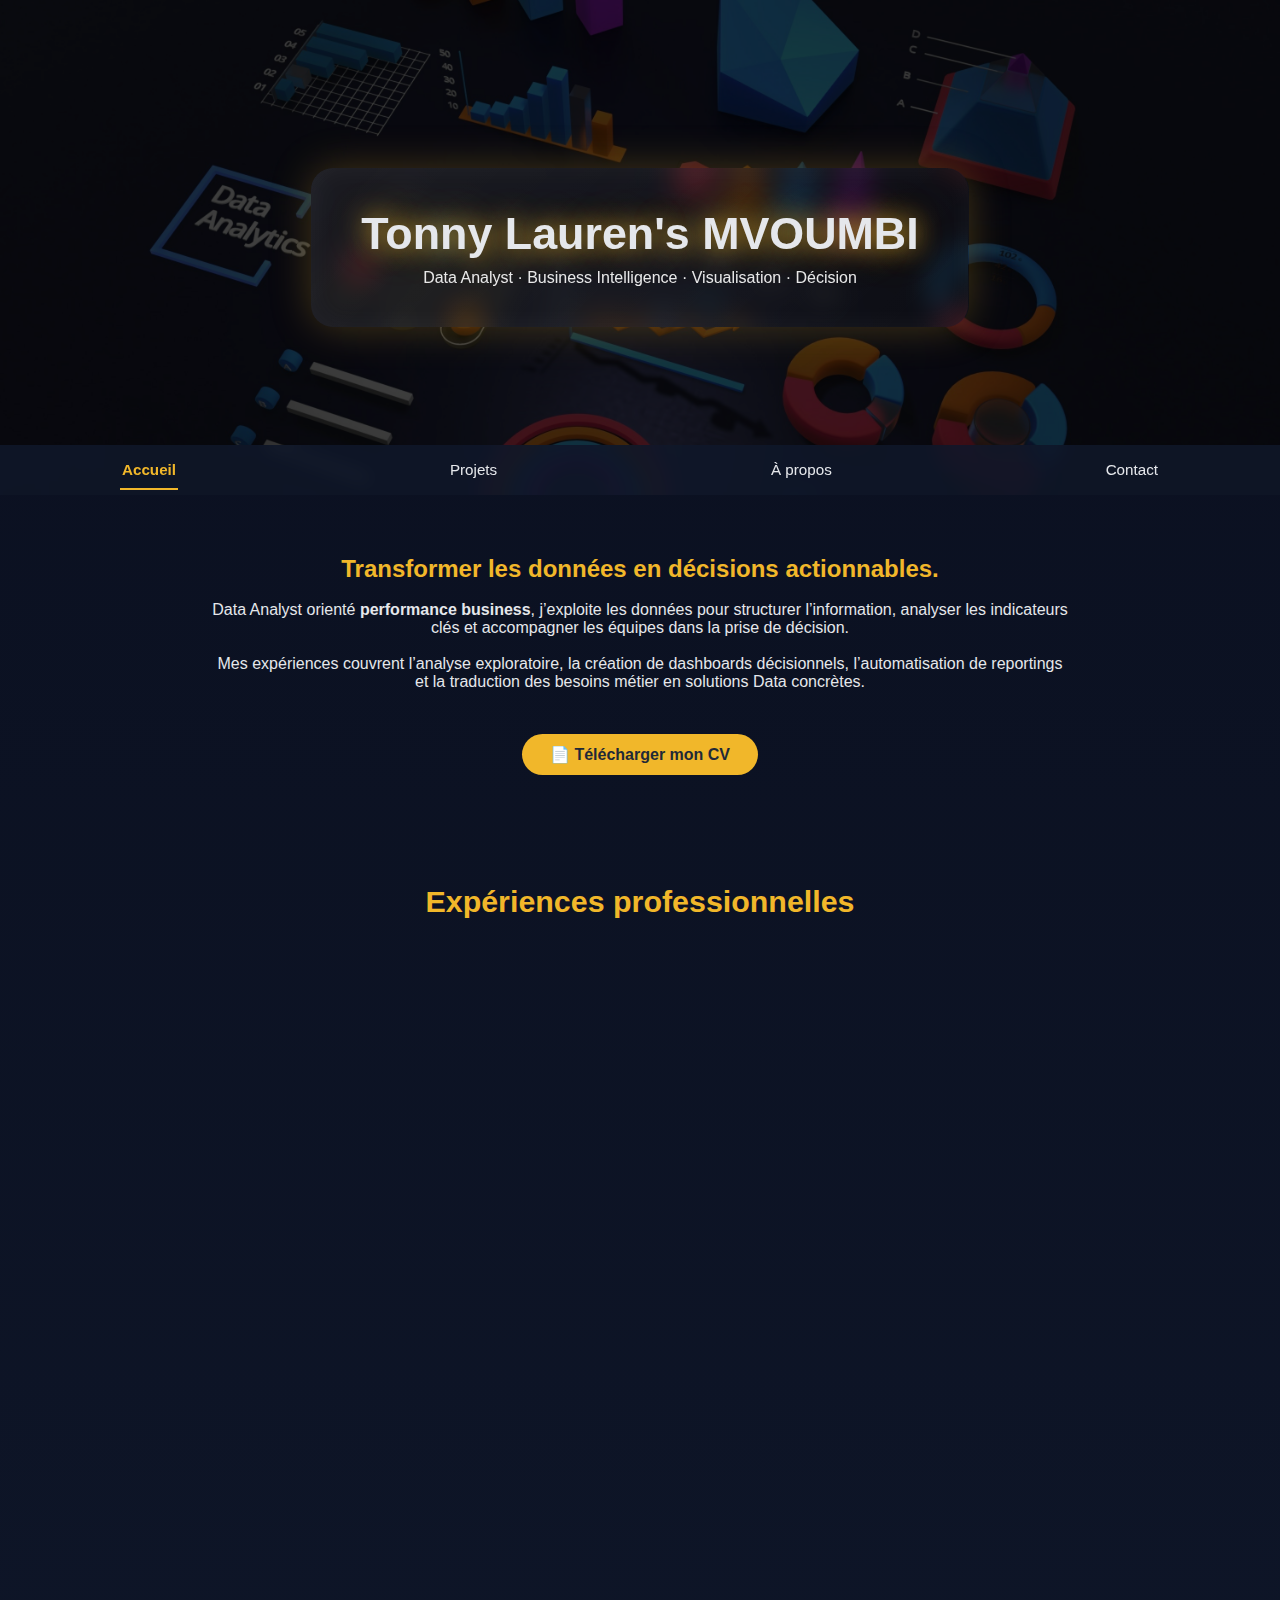
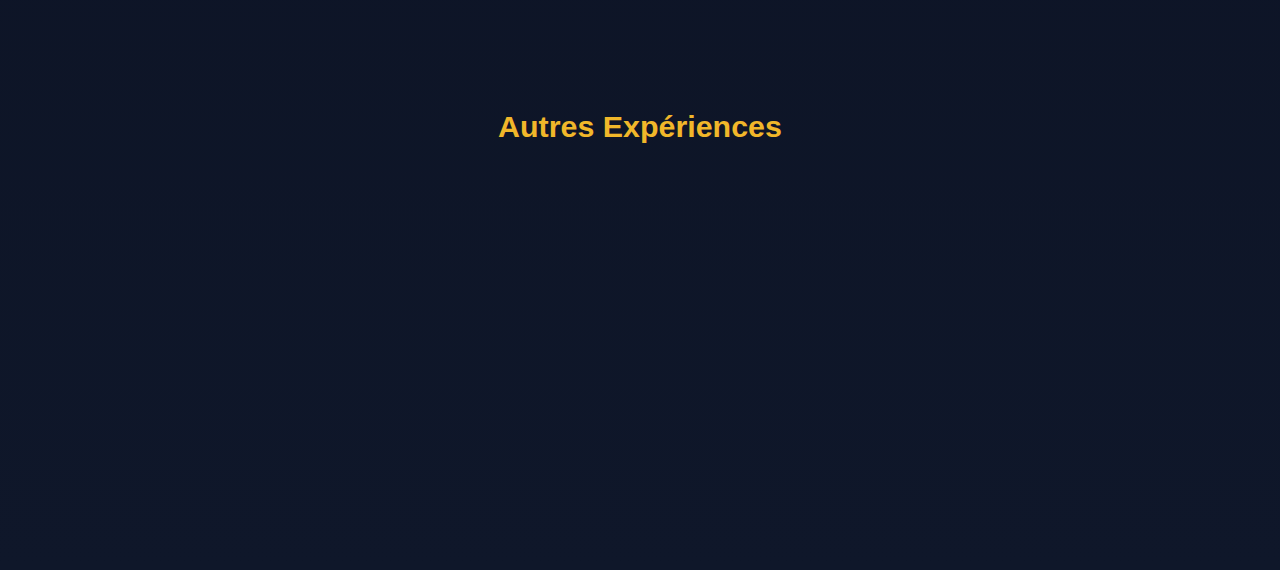
<file: index.html>
<!DOCTYPE html>
<html lang="fr">
<head>
  <meta charset="UTF-8" />
  <meta name="viewport" content="width=device-width, initial-scale=1.0"/>
  <title>Tonny Lauren's MVOUMBI – Data Analyst</title>
  <link rel="stylesheet" href="style.css"/>
</head>

<body>

<!-- ================= HEADER ================= -->
<header class="header-apropos">
  <img src="Images/data.jpg" alt="Bannière Data" class="banniere-img"/>

  <div class="banniere-contenu">
    <h1>Tonny Lauren's MVOUMBI</h1>
    <p>Data Analyst · Business Intelligence · Visualisation · Décision</p>
  </div>

  <nav class="navbar-apropos-bas">
    <ul>
      <li><a href="index.html" class="active">Accueil</a></li>
      <li><a href="Projets_global.html">Projets</a></li>
      <li><a href="a-propos.html">À propos</a></li>
      <li><a href="contact.html">Contact</a></li>
    </ul>
  </nav>
</header>

<!-- ================= HERO ================= -->
<main class="hero">
  <h2>Transformer les données en décisions actionnables.</h2><br>

  <p>
    Data Analyst orienté <strong>performance business</strong>, j’exploite les données
    pour structurer l’information, analyser les indicateurs clés et accompagner
    les équipes dans la prise de décision.
    <br><br>
    Mes expériences couvrent l’analyse exploratoire, la création de dashboards
    décisionnels, l’automatisation de reportings et la traduction des besoins métier
    en solutions Data concrètes.
  </p>
  <br><br><br>

  <!-- Cartes : Améliorer -->

  <!-- <div class="stats">
    <div class="stat-card">
      <strong data-target="60">0</strong>
      <span>– % de tâches manuelles</span>
    </div>

    <div class="stat-card">
      <strong data-target="5">0</strong>
      <span>Dashboards décisionnels</span>
    </div>

    <div class="stat-card">
      <strong data-target="4">0</strong>
      <span>Projets Data réels</span>
    </div>
  </div> -->


  <div class="btn-cv">
    <a href="Tonny_Mvoumbi_Data.pdf" target="_blank">📄 Télécharger mon CV</a>
  </div>
</main>

<!-- ================= EXPERIENCES ================= -->
<section class="experience-section">
  <h2 class="section-title">Expériences professionnelles</h2>

  <div class="experience-grid">

    <div class="experience-card">
      <!-- <img src="#" alt="Alter SI"/> -->
      <h3>Consultant ERP – Alter SI</h3>
      <p class="date">Juin 2024 – Déc 2025</p>
      <p class="xp-summary"> Analyse métier, optimisation processus et qualité des données ERP.</p>
      <!-- <div class="tech-tags">
        <span>Python</span><span>Power BI</span><span>Streamlit</span><span>Excel</span>
      </div> -->
      <ul>
        <li>Analyser les besoins métiers</li>
        <li>Analyses fonctionnelles</li>
        <li>Paramétrer les environnements (DEV, PRE PROD & PROD)</li>
        <li>Réaliser des tests</li>
        <li>Reprise des données (ETL)</li>
        <li>Participer aux phases avant‑vente</li>
        <li>Former & assister les utilisateurs</li>
        <li>Suivi projets</li>
        <li>Rédiger des documents fonctionnels (scénarios de test, guides)</li>
        <li>Support & amélioration continue</li>
        <li>Rédaction de specs pour les DEV</li>
      </ul>
    </div>

    <div class="experience-card">
      <!-- <img src="images/Logo-senova.jpg" alt="Senova"/> -->
      <h3>Chargé de Promotion Internationale - Casino</h3>
      <p class="date">Juin 2023 – Fev 2024</p>
      <p class="xp-summary">Analyse commandes, KPIs logistiques et optimisation des flux fournisseurs.</p>
      <!-- <div class="tech-tags">
        <span>Power BI</span><span>DAX</span><span>Python</span><span>PostgreSQL</span>
      </div> -->
      <ul>
        <li>Concevoir des offres saisonnières</li>
        <li>Contacter les clients & les fournisseurs</li>
        <li>Organiser les livraisons en direct (LD) et en entrepôt (LE)</li>
        <li>Collecter & Analyser les données logistiques</li>
        <li>Définir et suivre les KPIs clés</li>
        <li>Réaliser des analyses ad hoc</li>
        <li>Créer et maintenir des dashboards</li>
      </ul>
    </div>

    <div class="experience-card">
      <!-- <img src="images/inonitech.jpg" alt="Inoni Tech"/> -->
      <h3>Analyste données & Expérience Client - Giraphes Commerce</h3>
      <p class="date">Juillet 2022 – Janv 2023</p>
      <p class="xp-summary">Relation client & analyse des données</p>
      <!-- <div class="tech-tags">
        <span>Python</span><span>TensorFlow</span><span>Keras</span><span>Streamlit</span>
      </div> -->
      <ul>
        <li>Gérer la relation client</li>
        <li>Analyser les mots clés (SEO)</li>
        <li>Suivi logistique</li>
        <li>Résoudre les litiges</li>
        <li>Collecter & nettoyer les données SAV</li>
        <li>Définir & suivre les KPI clés (taux de retour, etc.)</li>
        <li>Régiger des newsletter (mailchimp)</li>
      </ul>
    </div>

    <div class="experience-card">
      <!-- <img src="images/logo_accor.png" alt="Accor"/> -->
      <h3>Business Developper - Patrimonnaie</h3>
      <p class="date">Mai 2022 – Juin 20222</p>
      <p class="xp-summary">Analyse marché, détection de patterns et aide à la décision.</p>
      <!-- <div class="tech-tags">
        <span>Python</span><span>Power BI</span><span>Streamlit</span><span>Excel</span>
      </div> -->
      <ul>
        <li>Prospection</li>
        <li>Présenter la solution</li>
        <li>Analyser le marché</li>
        <li>Analyser les patterns & améliorer la prise de décision</li>
      </ul>
    </div>

  </div>
</section>

<!--Expercience scolaire-->

<section class="experience-section">
  <h2 class="section-title">Autres Expériences</h2>

  <div class="experience-grid">

    <div class="experience-card">
      <!-- <img src="#" alt="Alter SI"/> -->
      <h3>Data Leader : Regulatory watch SaaS</h3>
      <p class="date">DATATHON - Déc 2025</p>
      <p class="xp-summary">
      Projet de conception d’un SaaS de veille réglementaire incluant collecte automatisée, 
      stockage cloud et analyses. Responsable de la gestion des données du pipeline : 
      acquisition, transformation, stockage et intégration.
      </p>
      <!-- <div class="tech-tags">
        <span>Python</span><span>Power BI</span><span>Streamlit</span><span>Excel</span>
      </div> -->
      <ul>
        <li>Extraction des données via Web scraping</li>
        <li>structurer et catégoriser les fichiers en fonction du format</li>
        <li>Mettre en place un stockage cloud (AWS S3)</li>
        <li>Intégration et ingestion des données dans Snowflake</li>
        <li>Créer la base de données</li>
        <li>Transformer les données (nettoyer, normaliser, etc.)</li>
        <li>Réaliser la connexion avec l'app Streamlit</li>
        <li>Suivre l'evolution du projet</li>
        <li>Collaborer avec les différentes équipes</li>
      </ul>
    </div>

    <!-- exp2 -->
     <div class="experience-grid">

    <div class="experience-card">
      <!-- <img src="#" alt="Alter SI"/> -->
      <h3>Data Analyst</h3>
      <p class="date">Projet Scolaire – Octobre 2025</p>
      <p class="xp-summary"> 
        Dans le cadre d’un projet académique, l’objectif était de concevoir une solution complète 
        d’analyse des ventes pour une entreprise fictive de distribution (Retail & E‑commerce).
        Le but était de gérer l’ensemble du pipeline data : création de la base de données, 
        modélisation, intégration, nettoyage, analyses exploratoires et construction d’un tableau de bord décisionnel.
      </p>
      <!-- <div class="tech-tags">
        <span>Python</span><span>Power BI</span><span>Streamlit</span><span>Excel</span>
      </div> -->
      <ul>
        <li>Création & modélisation de la base de données</li>
        <li>Intégration et chargement des données</li>
        <li>EDA – Analyse exploratoire</li>
        <li>Réaliser des analyses avancées (SQL)</li>
        <li>Connecter la DB à PowerBI</li>
        <li>Déterminer des KPIs clés</li>
        <li>Réaliser un dashboard</li>
      </ul>
    </div>

  </div>
</section>

<!-- ================= JS ================= -->
<script>
/* Scroll apparition */
const observer = new IntersectionObserver(entries => {
  entries.forEach(entry => {
    if (entry.isIntersecting) entry.target.classList.add("visible");
  });
}, { threshold: 0.15 });

document.querySelectorAll(".experience-card").forEach(c => observer.observe(c));

/* KPI counter */
document.querySelectorAll(".stats strong").forEach(counter => {
  const target = +counter.dataset.target;
  let val = 0;
  const step = target / 40;
  const update = () => {
    val += step;
    if (val < target) {
      counter.textContent = Math.ceil(val);
      requestAnimationFrame(update);
    } else counter.textContent = target;
  };
  update();
});

/* Highlight stats on scroll */
const statCards = document.querySelectorAll(".stat-card");
const statObserver = new IntersectionObserver(entries => {
  entries.forEach(entry => {
    if (entry.isIntersecting) {
      entry.target.style.boxShadow = "0 0 35px rgba(241,183,42,.45)";
      entry.target.style.transform = "translateY(-6px)";
    }
  });
}, { threshold: 0.4 });

statCards.forEach(card => statObserver.observe(card));

/* Hover premium cards */
if (window.matchMedia("(hover: hover)").matches) {
  [...document.querySelectorAll(".experience-card, .stat-card")].forEach(card => {
    const glow = document.createElement("div");
    glow.className = "card-glow";
    card.appendChild(glow);

    card.addEventListener("mousemove", e => {
      const r = card.getBoundingClientRect();
      const x = e.clientX - r.left;
      const y = e.clientY - r.top;
      const rx = ((y - r.height / 2) / r.height) * 8;
      const ry = ((x - r.width / 2) / r.width) * -8;

      card.style.transform =
        `perspective(900px) rotateX(${rx}deg) rotateY(${ry}deg) translateY(-8px)`;

      glow.style.background =
        `radial-gradient(circle at ${x}px ${y}px, rgba(241,183,42,.35), transparent 60%)`;
    });

    card.addEventListener("mouseleave", () => {
      card.style.transform = "";
      glow.style.background = "transparent";
    });
  });
}
</script>

</body>
</html>
</file>
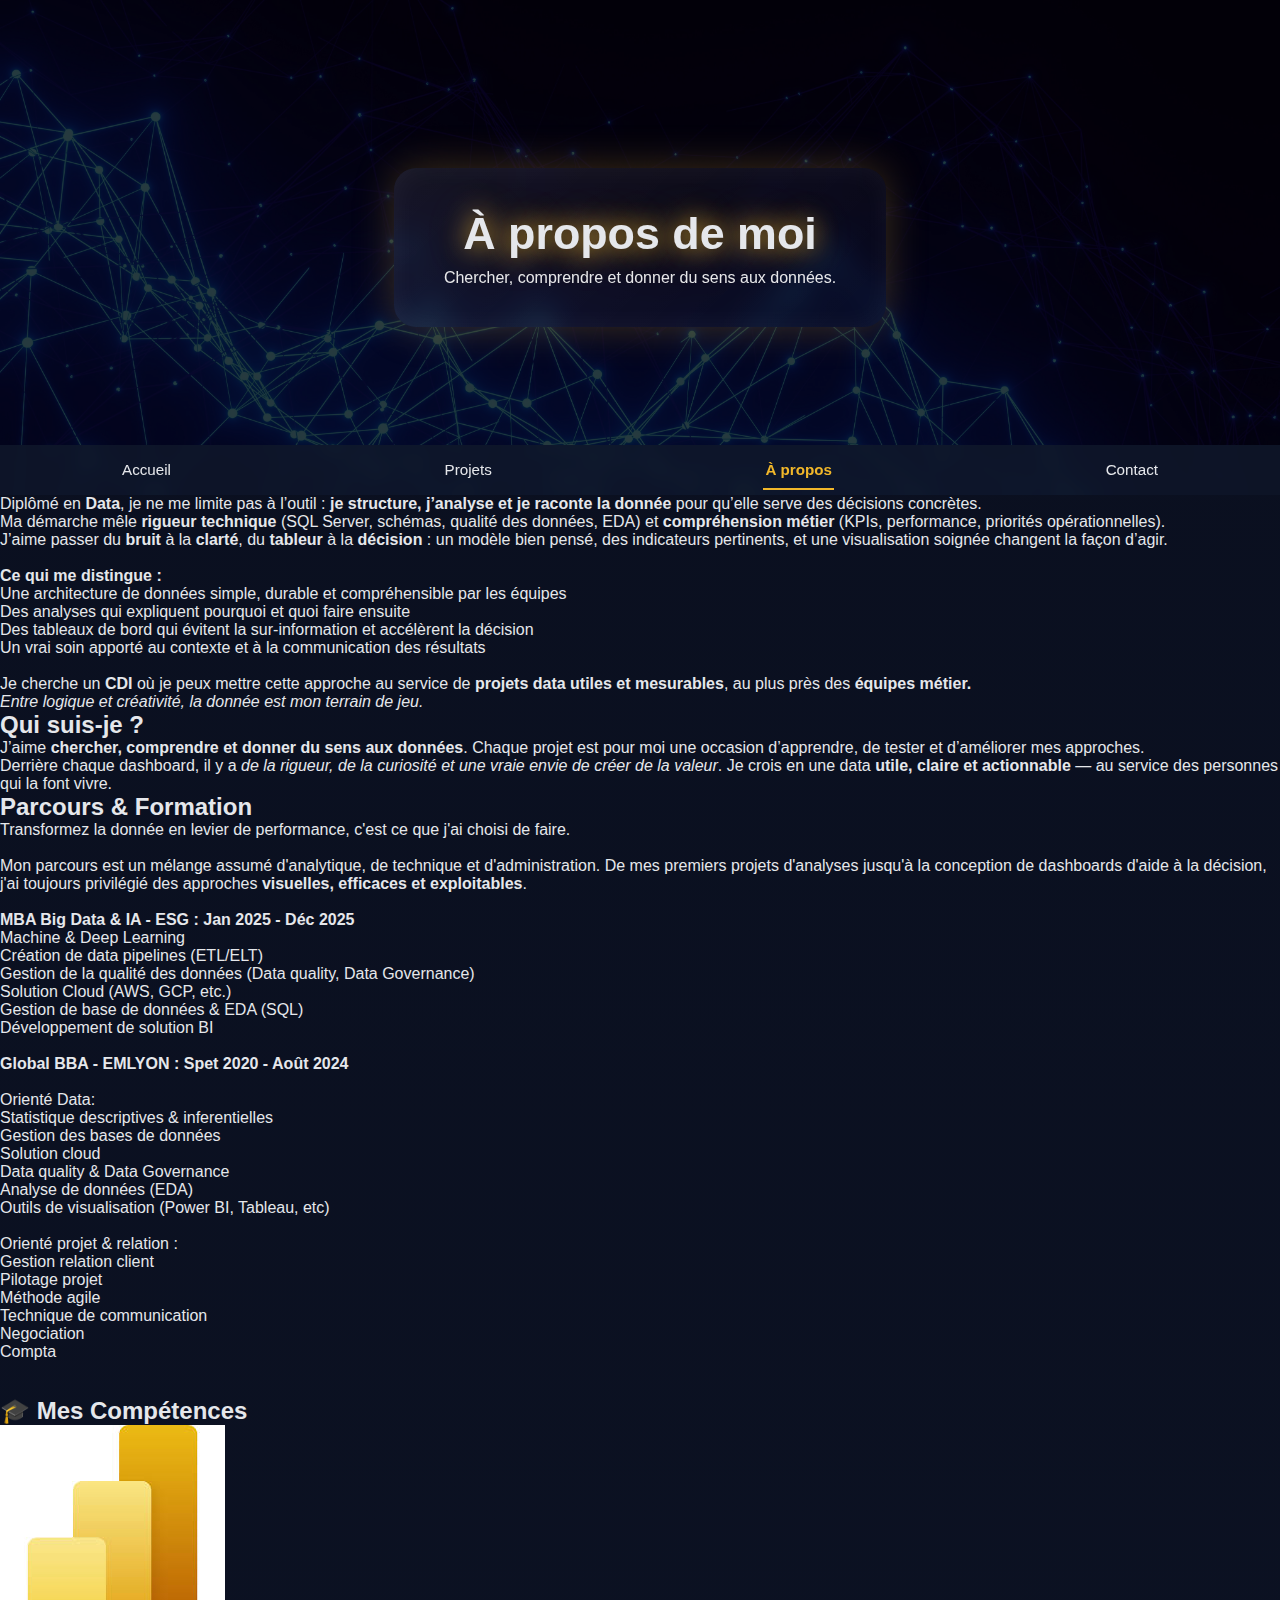
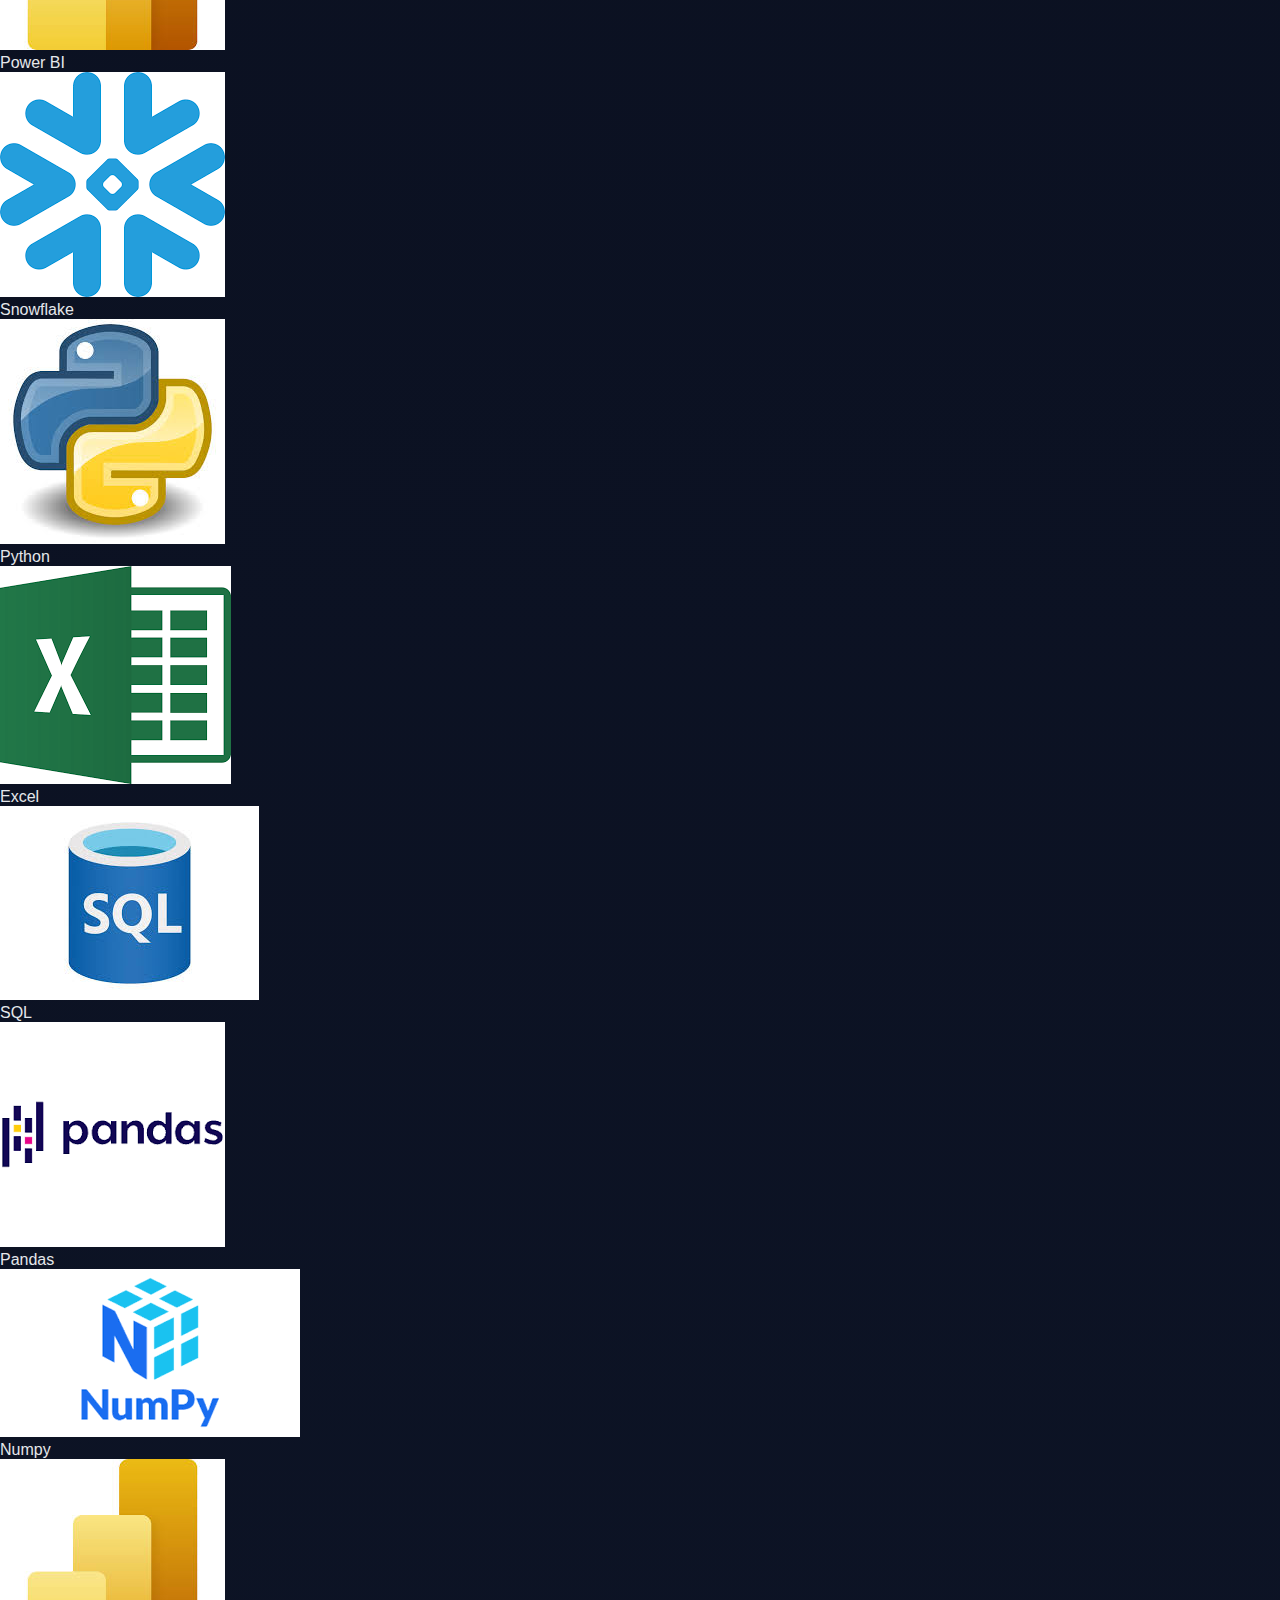
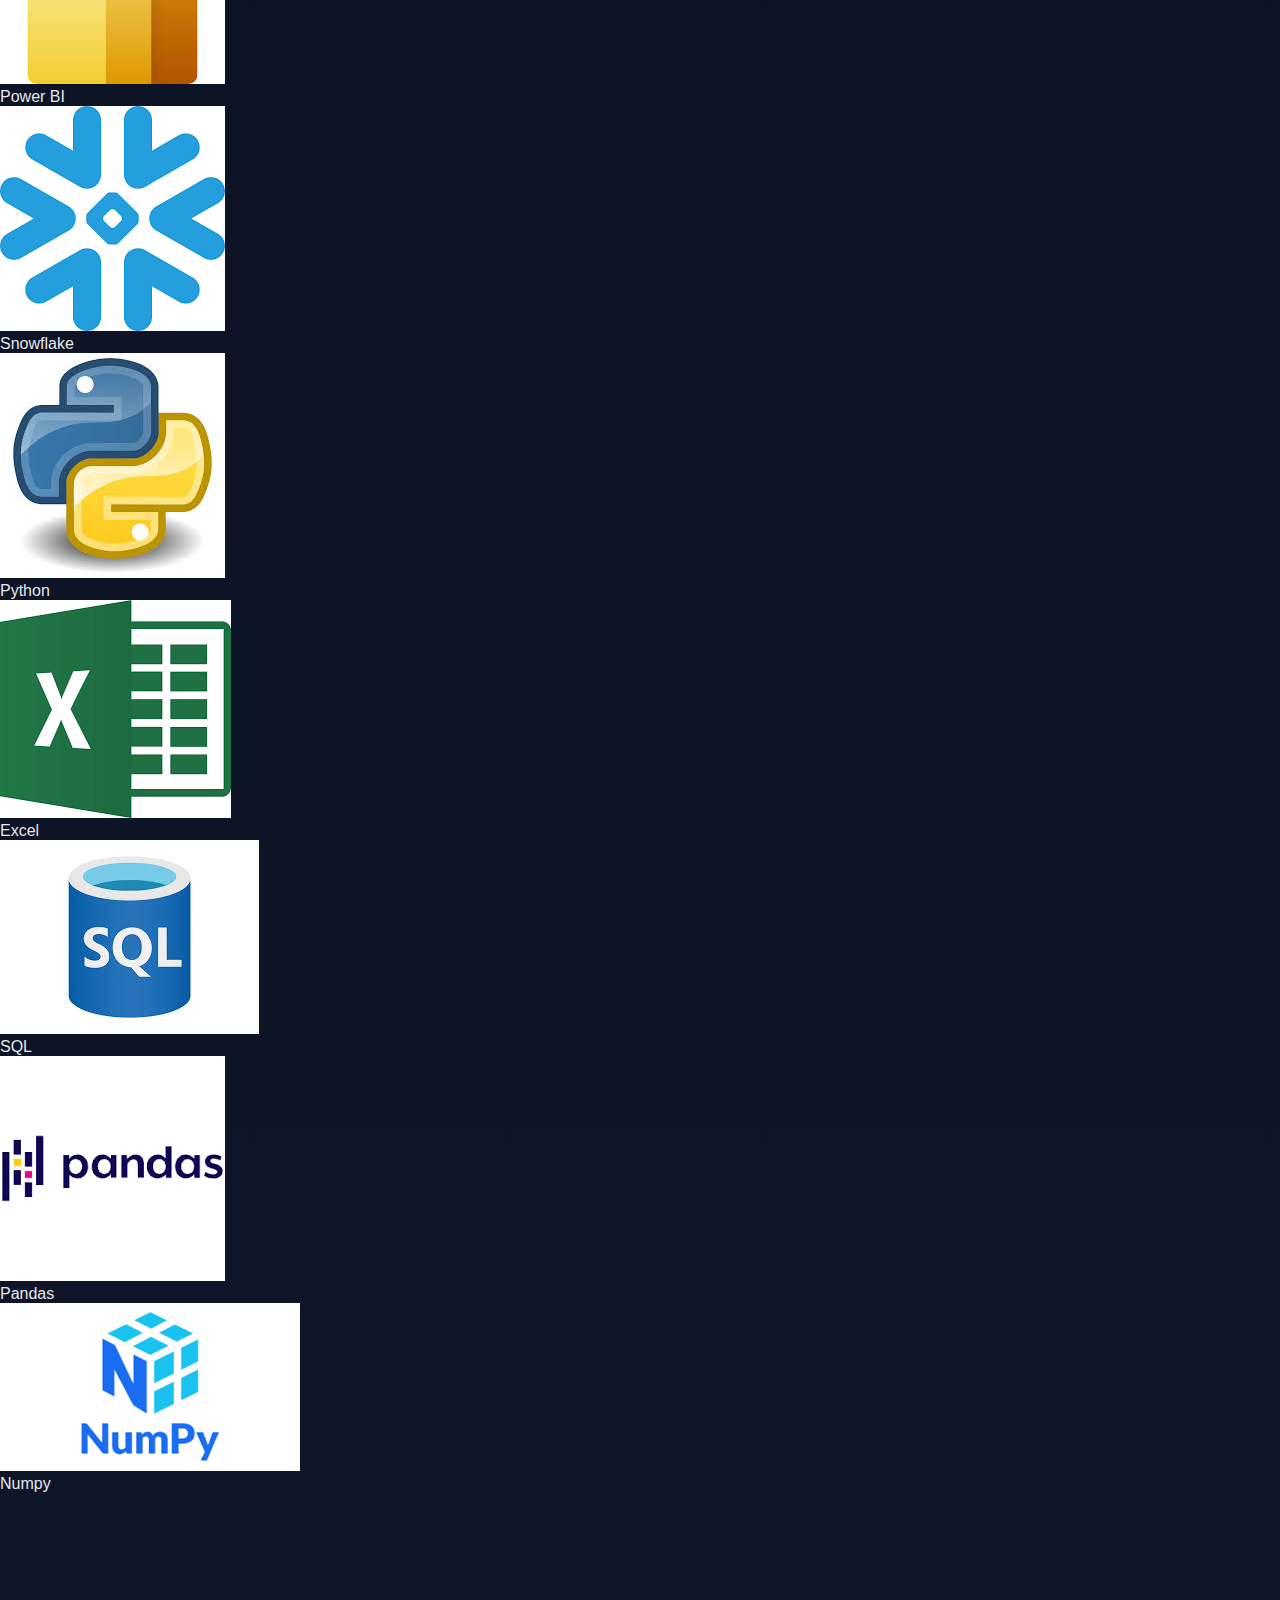
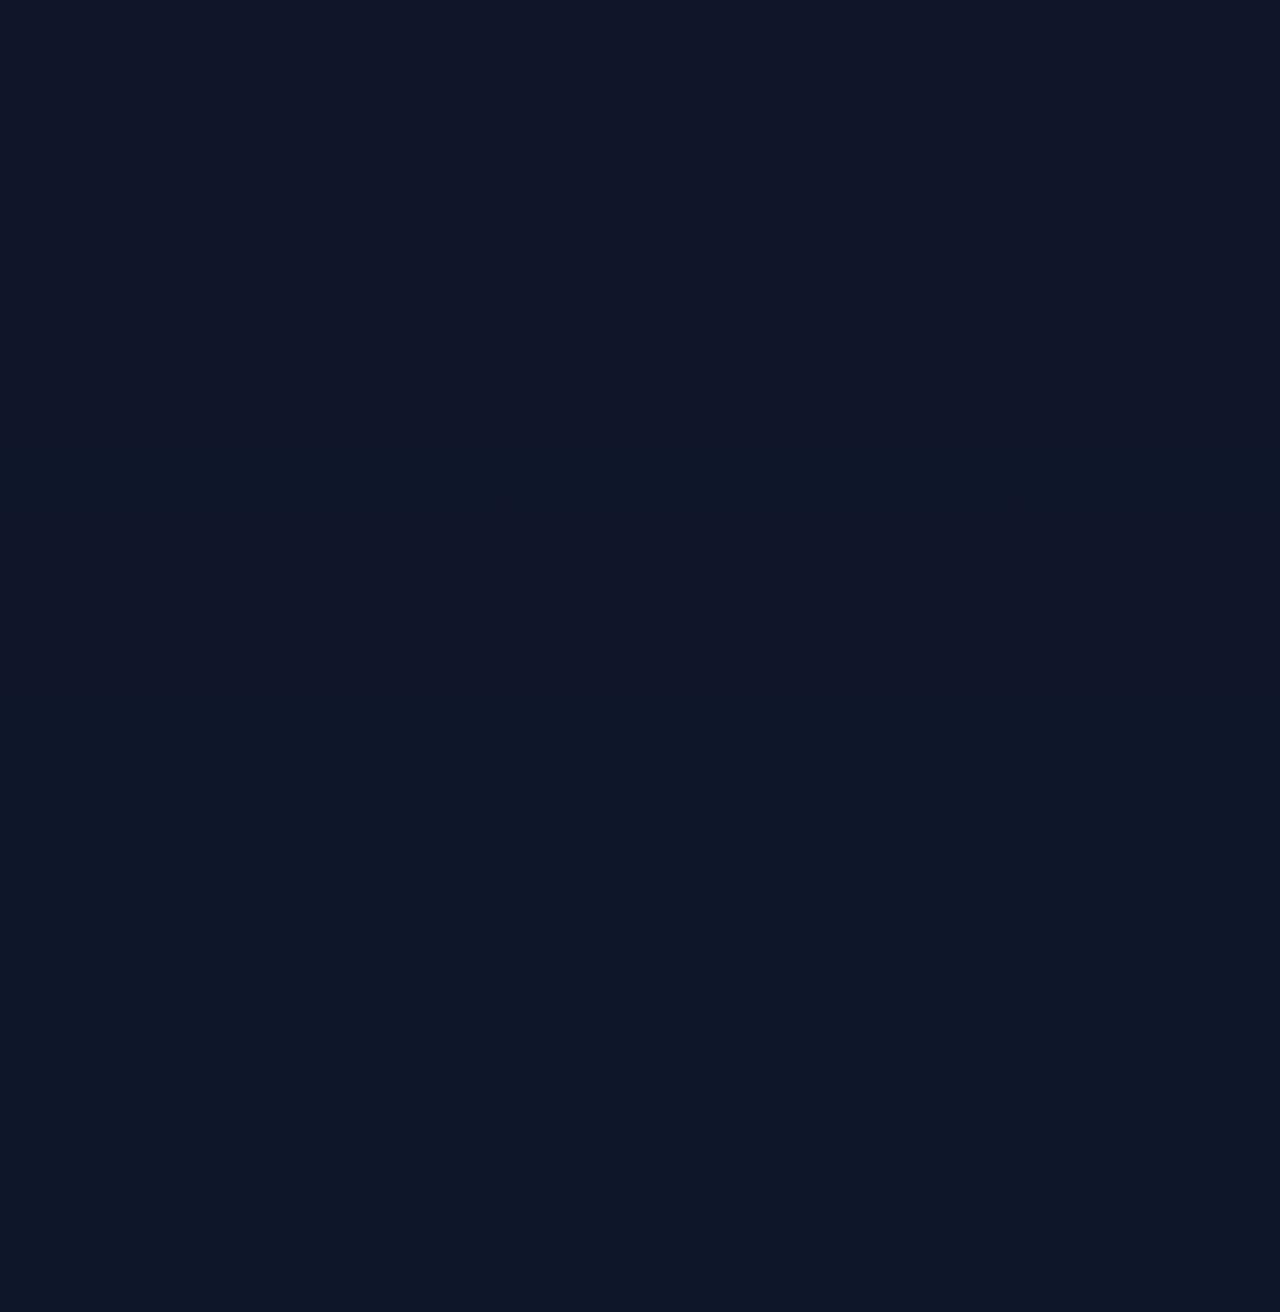
<file: a-propos.html>
<!DOCTYPE html>
<html lang="fr">
<head>
  <meta charset="UTF-8" />
  <meta name="viewport" content="width=device-width, initial-scale=1.0" />
  <title>À propos - Tonny MVOUMBI</title>
  <link rel="stylesheet" href="style.css" />
</head>

<body>
    <!-- === HEADER UNIFIÉ === -->
  <section class="header-apropos index-header">
    <img src="Images/about.jpg" alt="Bannière Data" class="banniere-img">

    <div class="banniere-contenu">
      <h1>À propos de moi</h1>
      <p>Chercher, comprendre et donner du sens aux données.</p>
    </div>
    <nav class="navbar-apropos-bas">
      <ul>
        <li><a href="index.html">Accueil</a></li>
        <li><a href="Projets_global.html">Projets</a></li>
        <!-- <li><a href="automatisations.html" >Apps & Automatisations</a></li> -->
        <li><a href="a-propos.html"class="active">À propos</a></li>
        <li><a href="contact.html">Contact</a></li>
      </ul>
    </nav>
  </section>

  <!-- === CONTENU PRINCIPAL === -->
  <main class="about-section">
  <!-- 🟡 INTRODUCTION PRINCIPALE -->
  <p class="about-intro">
  Diplômé en <strong>Data</strong>, je ne me limite pas à l’outil : <strong>je structure, j’analyse et je raconte 
  la donnée</strong> pour qu’elle serve des décisions concrètes. 
  
  <br>

    Ma démarche mêle <strong>rigueur technique</strong> (SQL Server, schémas, qualité des données, EDA)
    et <strong>compréhension métier</strong> (KPIs, performance, priorités opérationnelles).

  <br>

  J’aime passer du <strong>bruit</strong> à la <strong>clarté</strong>, du <strong>tableur</strong> à la 
  <strong>décision</strong> : un modèle bien pensé, 
  des indicateurs pertinents, et une visualisation soignée changent la façon d’agir.
  
  <br><br>
  
  
  <strong>Ce qui me distingue :</strong><br>
    <ul class="about-intro">
      <li>Une architecture de données simple, durable et compréhensible par les équipes</li>
      <li>Des analyses qui expliquent pourquoi et quoi faire ensuite</li>
      <li>Des tableaux de bord qui évitent la sur‑information et accélèrent la décision</li>
      <li>Un vrai soin apporté au contexte et à la communication des résultats</li>
    </ul>
  </p>

  <br>

  <p class="about-intro">
  Je cherche un <strong>CDI</strong> où je peux mettre cette approche au service de 
  <strong>projets data utiles et mesurables</strong>, au plus près des <strong>équipes métier.</strong>
  </p>

  <p class="about-punchline">
    <i>Entre logique et créativité, la donnée est mon terrain de jeu.</i>
  </p>

  <h2 class="certification-title">Qui suis-je ?</h2>
  <!-- 🟡 SECTION 1 : QUI SUIS-JE -->
  <section class="about-card gauche">
    <!-- <img src="images/me.jpg" alt="Photo professionnelle" /> -->
    <div class="about-content">
      
      <p>
        J’aime <strong>chercher, comprendre et donner du sens aux données</strong>.  
        Chaque projet est pour moi une occasion d’apprendre, de tester et d’améliorer mes approches.
      </p>
      <p>
        Derrière chaque dashboard, il y a <i>de la rigueur, de la curiosité et une vraie envie de créer de la valeur</i>.  
        Je crois en une data <strong>utile, claire et actionnable</strong> — au service des personnes qui la font vivre.
      </p>
    </div>
  </section>

  <h2 class="certification-title">Parcours & Formation</h2>
  <!-- 🟡 SECTION 2 : PARCOURS & FORMATION -->
  <section class="about-card droite">
    <!-- <img src="images/parcours.png" alt="Analyse Data" /> -->
    <div class="about-content">
      
      <p>Transformez la donnée en levier de performance, c'est ce que j'ai choisi de faire.</p>
      <br>
      <p>
        Mon parcours est un mélange assumé d'analytique, de technique et d'administration.  
        De mes premiers projets d'analyses jusqu'à la conception de dashboards d'aide à la décision,  
        j'ai toujours privilégié des approches <strong>visuelles, efficaces et exploitables</strong>.
      </p>
      <br>
      <Strong>MBA Big Data & IA - ESG : Jan 2025 - Déc 2025</Strong>
      <ul>
        <li>Machine & Deep Learning</li>
        <li>Création de data pipelines (ETL/ELT)</li>
        <li>Gestion de la qualité des données (Data quality, Data Governance)</li>
        <li>Solution Cloud (AWS, GCP, etc.)</li>
        <li>Gestion de base de données & EDA (SQL)</li>
        <li>Développement de solution BI</li>
      </ul>

      <br>

      <Strong>Global BBA - EMLYON : Spet 2020 - Août 2024</Strong>
      <br><br>

      Orienté Data:
      <ul>
        <li>Statistique descriptives & inferentielles</li>
        <li>Gestion des bases de données</li>
        <li>Solution cloud</li>
        <li>Data quality & Data Governance</li>
        <li>Analyse de données (EDA)</li>
        <li>Outils de visualisation (Power BI, Tableau, etc)</li>
      </ul>

      <br>
      Orienté projet & relation :
      <ul>
        <li>Gestion relation client</li>
        <li>Pilotage projet</li>
        <li>Méthode agile</li>
        <li>Technique de communication</li>
        <li>Negociation</li>
        <li>Compta</li>
      </ul>

      <br><br>

      <!-- <p><em>Ce qui me différencie :</em></p>
      <ul>
        <li>Capacité à livrer des analyses complètes, visuelles et automatisées.</li>
        <li>Réduction des tâches répétitives de reporting jusqu'à <strong>80%</strong>.</li>
        <li>Des projets concrets avec un impact métier immédiat.</li>
      </ul> -->
    </div>
  </section>

  <h2 class="certification-title">🎓 Mes Compétences</h2>
  <!-- 🟡 SECTION 3 : COMPÉTENCES -->
  <section class="about-card gauche skills-card">

  <!-- VIEWPORT -->
  <div class="skills-bubbles">

    <!-- TRACK (doublé pour scroll infini) -->
    <div class="skills-track">

      <!-- ===== GROUPE 1 ===== -->
      <div class="skill-item">
        <div class="skill-ball"><img src="./Images/powerBI.jpg" alt="Power BI"></div>
        <span class="skill-label">Power BI</span>
      </div>

      <div class="skill-item">
        <div class="skill-ball"><img src="./Images/snowflake.png" alt="Snowflake"></div>
        <span class="skill-label">Snowflake</span>
      </div>

      <div class="skill-item">
        <div class="skill-ball"><img src="./Images/python.jpg" alt="Python"></div>
        <span class="skill-label">Python</span>
      </div>

      <div class="skill-item">
        <div class="skill-ball"><img src="./Images/excel.png" alt="Excel"></div>
        <span class="skill-label">Excel</span>
      </div>

      <div class="skill-item">
        <div class="skill-ball"><img src="./Images/sql.jpg" alt="SQL"></div>
        <span class="skill-label">SQL</span>
      </div>

      <div class="skill-item">
        <div class="skill-ball"><img src="./Images/pandas.png" alt="Pandas"></div>
        <span class="skill-label">Pandas</span>
      </div>

      <div class="skill-item">
        <div class="skill-ball"><img src="./Images/numpy.png" alt="Numpy"></div>
        <span class="skill-label">Numpy</span>
      </div>

      <!-- ===== GROUPE 2 (DUPLICATION POUR BOUCLE) ===== -->
      <div class="skill-item">
        <div class="skill-ball"><img src="./Images/powerBI.jpg" alt="Power BI"></div>
        <span class="skill-label">Power BI</span>
      </div>

      <div class="skill-item">
        <div class="skill-ball"><img src="./Images/snowflake.png" alt="Snowflake"></div>
        <span class="skill-label">Snowflake</span>
      </div>

      <div class="skill-item">
        <div class="skill-ball"><img src="./Images/python.jpg" alt="Python"></div>
        <span class="skill-label">Python</span>
      </div>

      <div class="skill-item">
        <div class="skill-ball"><img src="./Images/excel.png" alt="Excel"></div>
        <span class="skill-label">Excel</span>
      </div>

      <div class="skill-item">
        <div class="skill-ball"><img src="./Images/sql.jpg" alt="SQL"></div>
        <span class="skill-label">SQL</span>
      </div>

      <div class="skill-item">
        <div class="skill-ball"><img src="./Images/pandas.png" alt="Pandas"></div>
        <span class="skill-label">Pandas</span>
      </div>

      <div class="skill-item">
        <div class="skill-ball"><img src="./Images/numpy.png" alt="Numpy"></div>
        <span class="skill-label">Numpy</span>
      </div>

    </div>
  </div>

</section>

  <!-- ZONE DROITE : TEXTE -->
  <!-- <div class="about-content">
    <h2>Mes Compétences</h2>
    <p>Compétences techniques et analytiques.</p>
    <ul>
      <li>Power BI : création de dashboards dynamiques et automatisation de reporting</li>
      <li>SQL : modélisation, requêtage, gestion de base de données</li>
      <li>Python : data cleaning, analyse, automatisation avec pandas et Streamlit</li>
      <li>Power Automate : export automatique de rapports, intégration de flux</li>
      <li>Looker Studio : visualisation cloud, storytelling data</li>
      <li>Data Quality : nettoyage, fiabilisation, contrôles de cohérence</li>
      <li>Gestion de projet : planification, coordination d'équipe, suivi</li>
    </ul>
  </div> -->

</section>


  <!-- 🟡 SECTION 4 : CERTIFICATIONS -->
  <!-- <section class="certification-section">
    <h2 class="certification-title">🎓 Mes Certifications</h2>
    <div class="certifications-container">
      <div class="certif-card">
        <img src="images/analytics.png" alt="Certification Google Analytics" />
        <p>Certification Google Analytics</p>
      </div>
      <div class="certif-card">
        <img src="images/alteryx-designer-core-certification.png" alt="Certification Alteryx Designer Core" />
        <p>Certification Alteryx Designer Core</p>
      </div>
      <div class="certif-card">
        <img src="./pwbi.jpg" alt="Certification Udemy Power Bi" />
        <p>Certification Udemy Power Bi</p>
      </div>
      <div class="certif-card">
        <img src="images/powerquery.png" alt="Certification Power Query Excel" />
        <p>Certification Power Query Excel</p>
      </div>
      <br>
      <br>
    </div>
  </section> -->
 
 <script>
/* ================= APPARITION ================= */
const aboutObserver = new IntersectionObserver(entries => {
  entries.forEach(entry => {
    if (entry.isIntersecting) entry.target.classList.add('visible');
  });
}, { threshold: 0.2 });

document
  .querySelectorAll('.about-card, .about-intro, .certif-card')
  .forEach(el => aboutObserver.observe(el));

/* ================= PARTICULES ================= */
const section = document.querySelector('.about-section');

/* Gouttes dorées */
for (let i = 0; i < 140; i++) {
  const drop = document.createElement('div');
  drop.classList.add('raindrop');
  drop.style.left = Math.random() * 100 + 'vw';
  drop.style.top = Math.random() * -120 + 'vh';
  drop.style.width = drop.style.height = (Math.random() * 6 + 2) + 'px';
  drop.style.animationDuration = (Math.random() * 8 + 4) + 's';
  drop.style.animationDelay = Math.random() * 6 + 's';
  section.appendChild(drop);
}

/* Bulles blanches */
for (let i = 0; i < 70; i++) {
  const bubble = document.createElement('div');
  bubble.classList.add('white-bubble');
  bubble.style.left = Math.random() * 100 + 'vw';
  bubble.style.top = Math.random() * 100 + 'vh';
  const size = Math.random() * 12 + 4;
  bubble.style.width = bubble.style.height = `${size}px`;
  bubble.style.animationDuration = (Math.random() * 10 + 8) + 's';
  bubble.style.animationDelay = (Math.random() * 6) + 's';
  section.appendChild(bubble);
}

/* ================= MICRO-TILT 3D ================= */
document.querySelectorAll('.about-card').forEach(card => {
  card.addEventListener('mousemove', e => {
    const r = card.getBoundingClientRect();
    const x = e.clientX - r.left;
    const y = e.clientY - r.top;

    const rx = ((y - r.height / 2) / r.height) * 6;
    const ry = ((x - r.width / 2) / r.width) * -6;

    card.style.transform =
      `perspective(1000px)
       rotateX(${rx}deg)
       rotateY(${ry}deg)
       translateY(-10px)`;
  });

  card.addEventListener('mouseleave', () => {
    card.style.transform = '';
  });
});




</script>


</main>
</body>
</file>
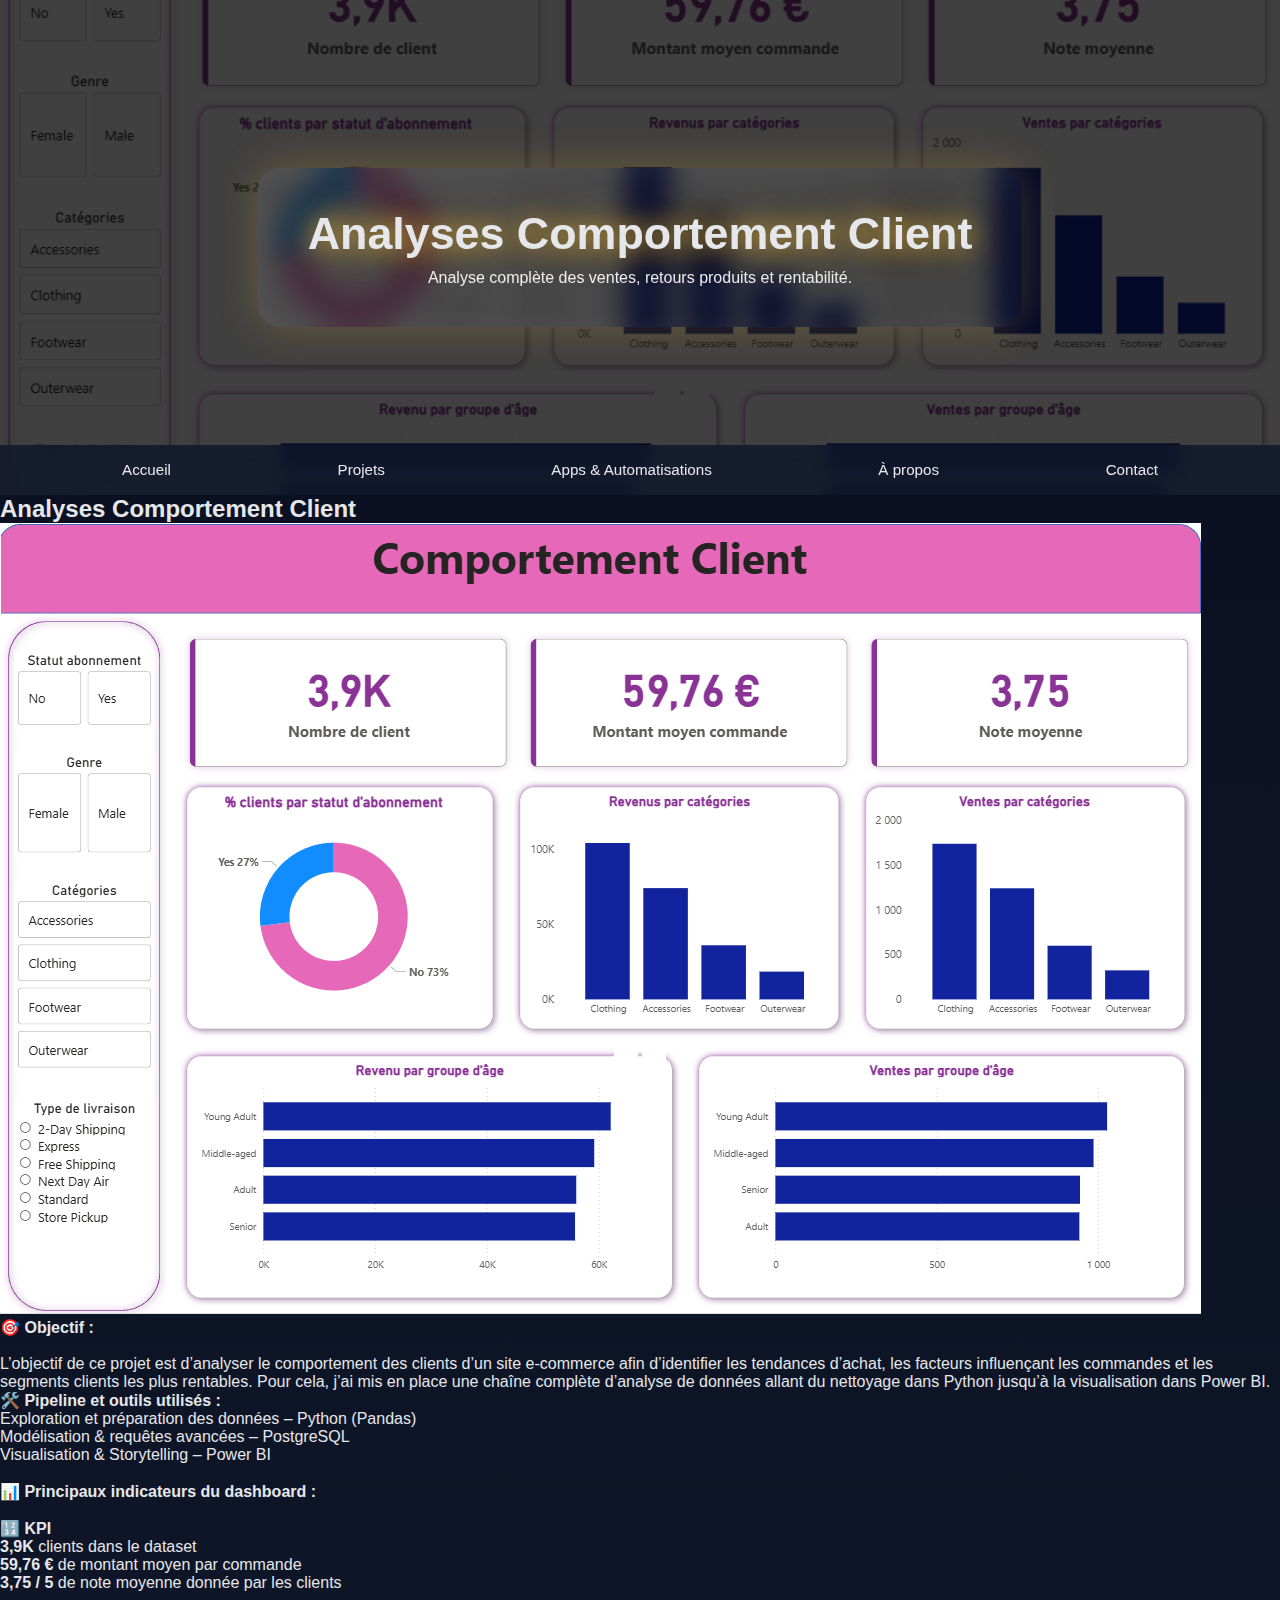
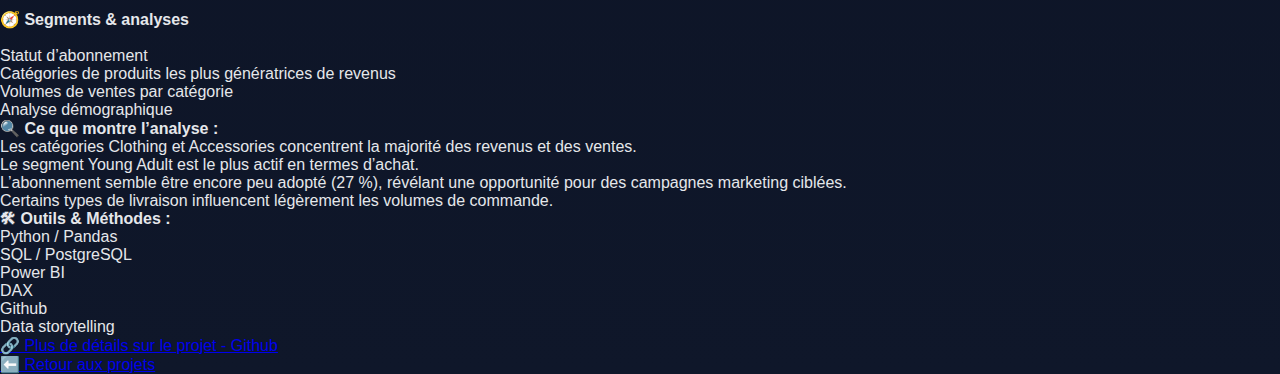
<file: comportement_client.html>
<!DOCTYPE html>
<html lang="fr">
<head>
  <meta charset="UTF-8" />
  <meta name="viewport" content="width=device-width, initial-scale=1.0"/>
  <title>Analyses Comportement Client</title>
  <link rel="stylesheet" href="style.css"/>
</head>

<body>

<!-- === HEADER UNIFIÉ === -->
<section class="header-apropos index-header">
  <img src="Images/customer_behavior_dashboard.png" class="banniere-img" alt="Bannière Data">
  <div class="banniere-contenu">
    <h1>Analyses Comportement Client</h1>
    <p>Analyse complète des ventes, retours produits et rentabilité.</p>
  </div>

  <nav class="navbar-apropos-bas">
    <ul>
      <li><a href="index.html">Accueil</a></li>
      <li><a href="Projets_global.html">Projets</a></li>
      <li><a href="automatisations.html">Apps & Automatisations</a></li>
      <li><a href="a-propos.html">À propos</a></li>
      <li><a href="contact.html">Contact</a></li>
    </ul>
  </nav>
</section>

<!-- === CONTENU PRINCIPAL === -->
<main class="project-detail-section">

  <div class="project-detail-card">

    <h2 class="project-title">Analyses Comportement Client</h2>

    <img src="Images/customer_behavior_dashboard.png" 
         alt="Dashboard Analyses comportement client" 
         class="project-detail-img">

    <div class="project-description">

      <p>
        <strong class="gold">🎯 Objectif :</strong><br><br>
        L’objectif de ce projet est d’analyser le comportement des clients d’un site 
        e‑commerce afin d’identifier les tendances d’achat, les facteurs influençant les 
        commandes et les segments clients les plus rentables.
        Pour cela, j’ai mis en place une chaîne complète d’analyse de données 
        allant du nettoyage dans Python jusqu’à la visualisation dans Power BI.
      </p>

      <p>
        <strong class="gold">🛠️ Pipeline et outils utilisés :</strong><br>
        <ol>
          <li>Exploration et préparation des données – Python (Pandas)</li>
          <li>Modélisation & requêtes avancées – PostgreSQL</li>
          <li>Visualisation & Storytelling – Power BI</li>
        </ol>
        <br>
      <p>
        <strong class="gold">📊 Principaux indicateurs du dashboard :</strong><br><br>
        <strong>🔢 KPI</strong>
        <ul>
          <li><strong>3,9K</strong> clients dans le dataset</li>
          <li><strong>59,76 €</strong> de montant moyen par commande</li>
          <li><strong>3,75 / 5 </strong>de note moyenne donnée par les clients</li>
        </ul><br>

        <strong>🧭 Segments & analyses</strong><br><br>
        <ul>
          <li>Statut d’abonnement</li>
          <li>Catégories de produits les plus génératrices de revenus</li>
          <li>Volumes de ventes par catégorie</li>
          <li>Analyse démographique</li>
        </ul>
      </p>

      <p>
        <strong class="gold">🔍 Ce que montre l’analyse :</strong><br>
        
        <ul>
          <li>Les catégories Clothing et Accessories concentrent la majorité des revenus et des ventes.</li>
          <li>Le segment Young Adult est le plus actif en termes d’achat.</li>
          <li>L’abonnement semble être encore peu adopté (27 %), révélant une opportunité pour des campagnes marketing ciblées.</li>
          <li>Certains types de livraison influencent légèrement les volumes de commande.</li>
        </ul>
      </p>

      <p>
        <strong class="gold">🛠 Outils & Méthodes :</strong><br>
        
        <ul>
          <li>Python / Pandas</li>
          <li>SQL / PostgreSQL</li>
          <li>Power BI</li>
          <li>DAX</li>
          <li>Github</li>
          <li>Data storytelling </li>
        </ul>
      </p>

      <div class="project-links">
        <a href="https://github.com/200025-arch/Analyses-des-tendances-clients"
           target="_blank"
           class="github-button">
          🔗 Plus de détails sur le projet - Github
        </a>
      </div>

  </div>

  <div class="back-link">
    <a href="Projets_global.html">⬅️ Retour aux projets</a>
  </div>

</main>

</body>
</html>
</file>
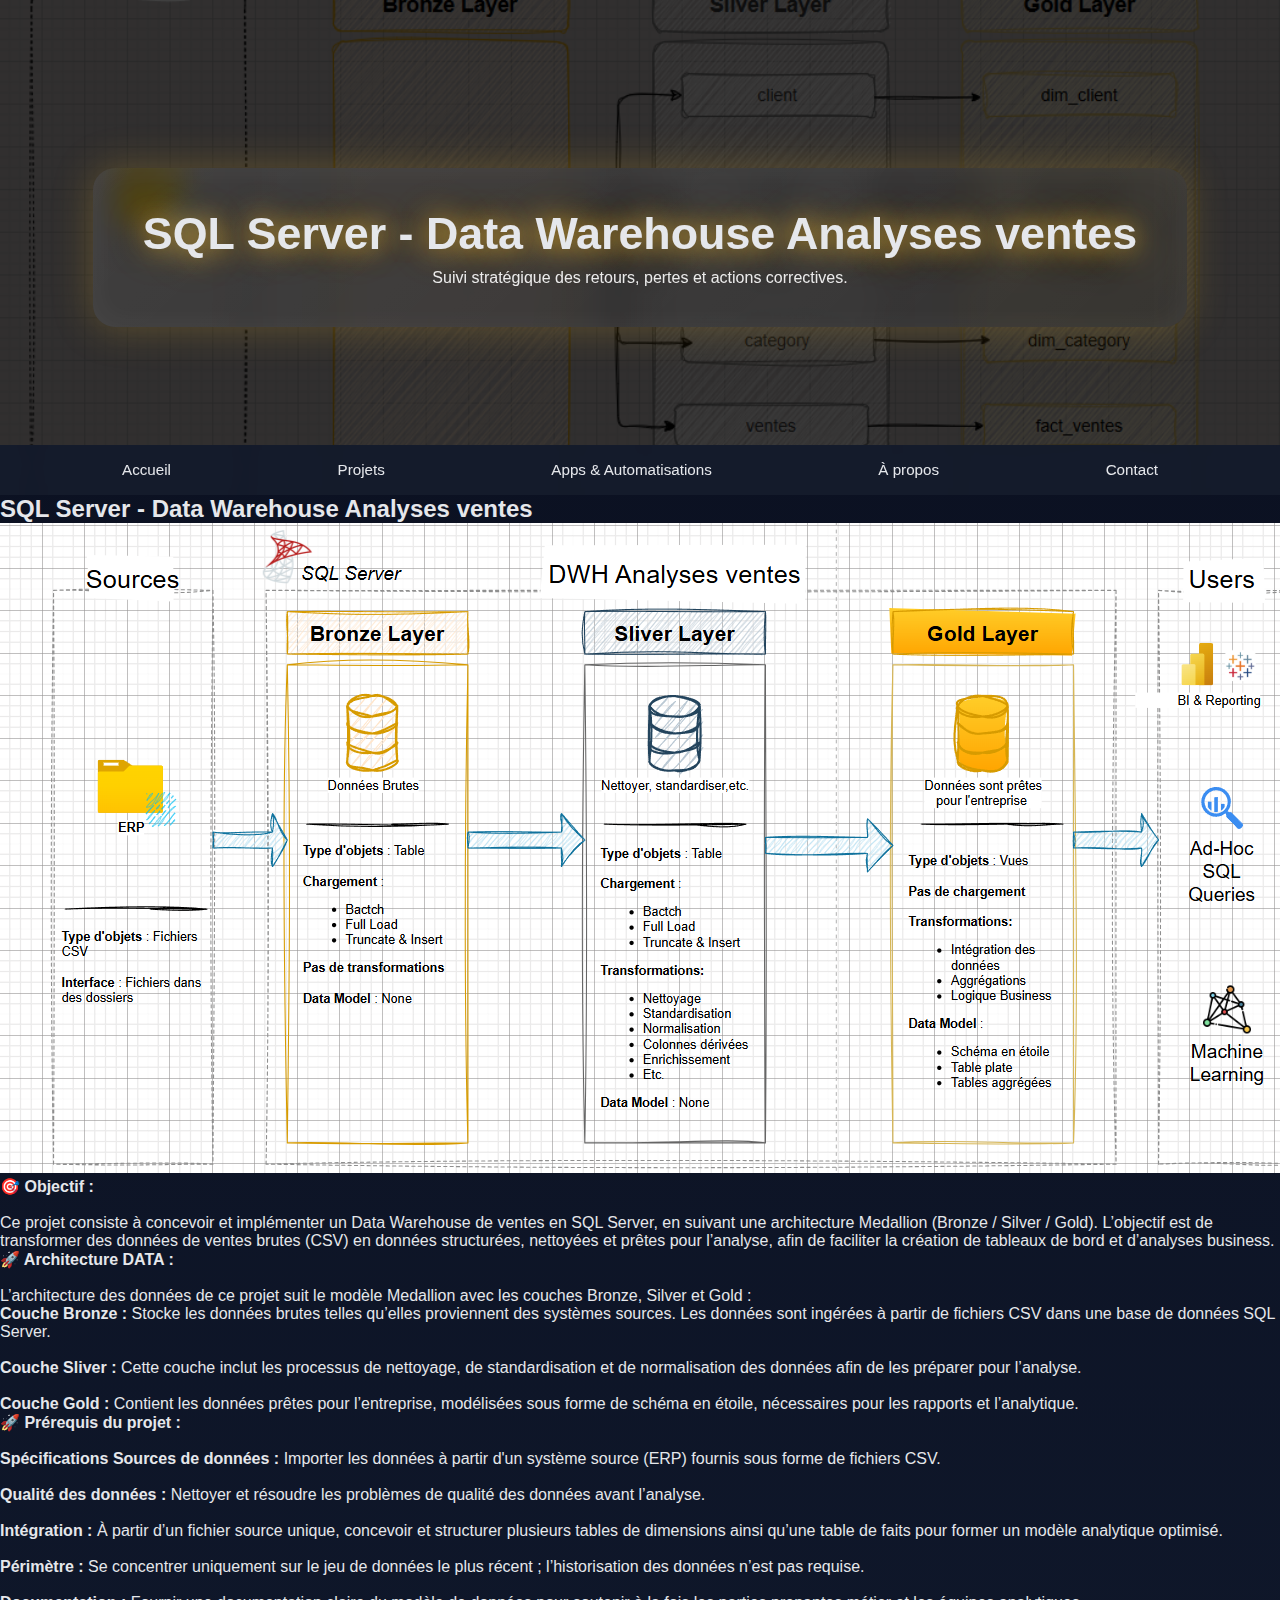
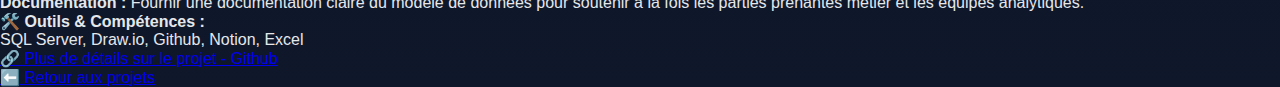
<file: dwh_ventes.html>
<!DOCTYPE html>
<html lang="fr">
<head>
  <meta charset="UTF-8" />
  <meta name="viewport" content="width=device-width, initial-scale=1.0"/>
  <title>SQL Server - Data Warehouse Analyse-ventes</title>
  <link rel="stylesheet" href="style.css"/>
</head>

<body>

<!-- === HEADER UNIFIÉ === -->
<section class="header-apropos index-header">
  <img src="Images/DWH_flux_données.png" class="banniere-img" alt="Bannière Data">
  <div class="banniere-contenu">
    <h1>SQL Server - Data Warehouse Analyses ventes</h1>
    <p>Suivi stratégique des retours, pertes et actions correctives.</p>
  </div>

  <nav class="navbar-apropos-bas">
    <ul>
      <li><a href="index.html">Accueil</a></li>
      <li><a href="Projets_global.html">Projets</a></li>
      <li><a href="automatisations.html">Apps & Automatisations</a></li>
      <li><a href="a-propos.html">À propos</a></li>
      <li><a href="contact.html">Contact</a></li>
    </ul>
  </nav>
</section>

<!-- === CONTENU PRINCIPAL === -->
<main class="project-detail-section">

  <div class="project-detail-card">

    <h2 class="project-title">SQL Server - Data Warehouse Analyses ventes</h2>

    <img src="Images/DWH_Analyse_Ventes.png" 
         alt="Dashboard Retour Produits" 
         class="project-detail-img">

    <div class="project-description">

      <p>
        <strong class="gold">🎯 Objectif :</strong><br><br>
        Ce projet consiste à concevoir et implémenter un Data Warehouse de ventes en SQL Server,
         en suivant une architecture Medallion (Bronze / Silver / Gold). 
         L’objectif est de transformer des données de ventes brutes (CSV) en données structurées, nettoyées et prêtes 
        pour l’analyse, afin de faciliter la création de tableaux de bord et d’analyses business.
      </p>

     <p>
        <strong class="gold">🚀 Architecture DATA :</strong><br><br>
        L’architecture des données de ce projet suit le modèle Medallion avec les couches Bronze, Silver et Gold :
        
          <ol>
            <li><strong>Couche Bronze : </strong> Stocke les données brutes telles qu’elles proviennent des systèmes sources. 
              Les données sont ingérées à partir de fichiers CSV dans une base de données SQL Server.</li>

            <br>

              <li><strong>Couche Sliver : </strong> Cette couche inclut les processus de nettoyage, de standardisation et 
              de normalisation des données afin de les préparer pour l’analyse.</li>

            <br>

            <li><strong>Couche Gold : </strong> Contient les données prêtes pour l’entreprise, modélisées sous forme de schéma en étoile, 
              nécessaires pour les rapports et l’analytique.</li>
          </ol>
        
      </p>

      <p>
        <strong class="gold">🚀 Prérequis du projet :</strong><br><br>
       

        <ol>
          <li><strong>Spécifications Sources de données :</strong> Importer les données à partir d'un 
            système source (ERP) fournis sous forme de fichiers CSV.</li>
          <br>

          <li><strong>Qualité des données :</strong> Nettoyer et résoudre les problèmes de qualité des données avant l’analyse.</li>
          <br>

          <li><strong>Intégration :</strong> À partir d’un fichier source unique, concevoir et structurer 
            plusieurs tables de dimensions ainsi qu’une table de faits pour former un modèle analytique optimisé.</li>
          <br>

          <li><strong>Périmètre :</strong> Se concentrer uniquement sur le 
            jeu de données le plus récent ; l’historisation des données n’est pas requise.</li>
          <br>

          <li><strong>Documentation : </strong>Fournir une documentation claire du modèle de données pour soutenir à la fois 
            les parties prenantes métier et les équipes analytiques.</li>
        </ol>

      </p>

      <p>
        <strong class="gold">🛠️ Outils & Compétences :</strong><br>
        SQL Server, Draw.io, Github, Notion, Excel
      </p>

      <a href="https://github.com/200025-arch/SQL-Data-Warehouse-Analyse-ventes"
         target="_blank"
         class="github-button">
        🔗 Plus de détails sur le projet - Github
      </a>
    </div>

  </div>

  <div class="back-link">
    <a href="Projets_global.html">⬅️ Retour aux projets</a>
  </div>

</main>

</body>
</html>
</file>
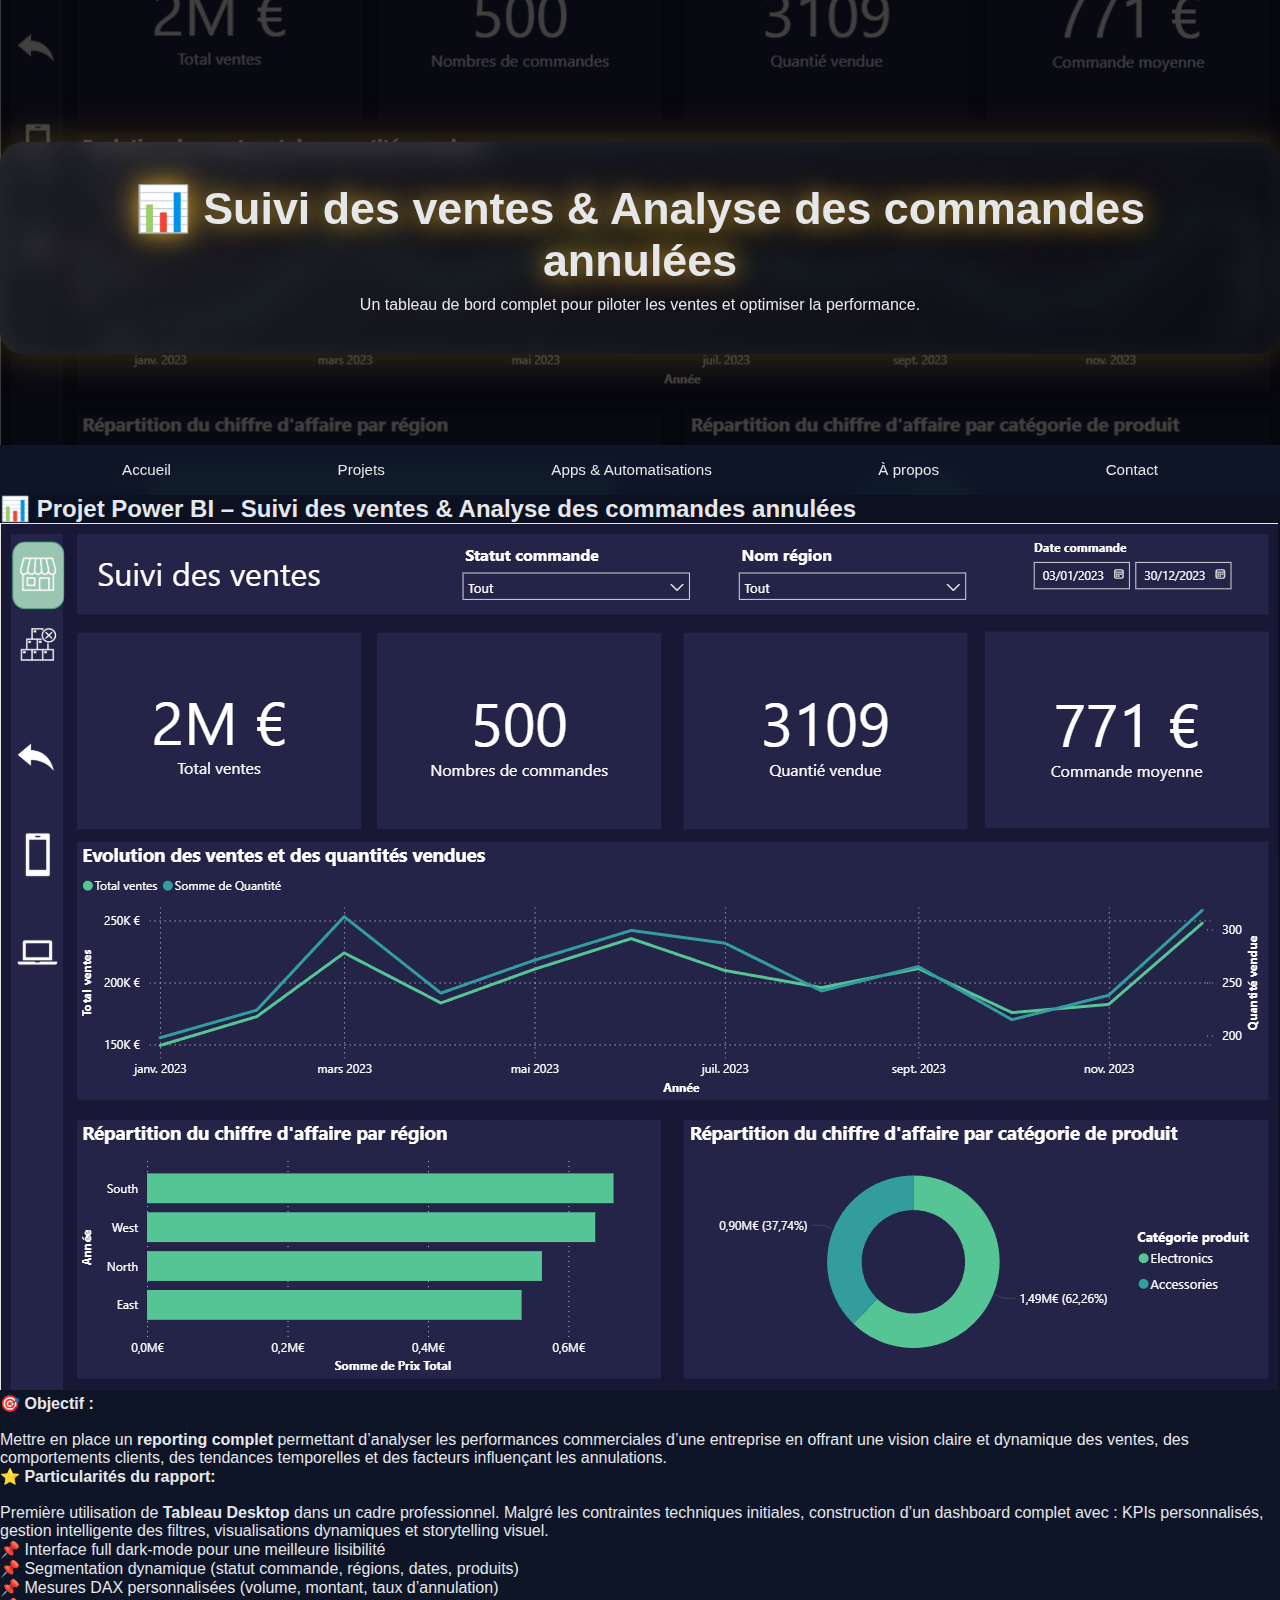
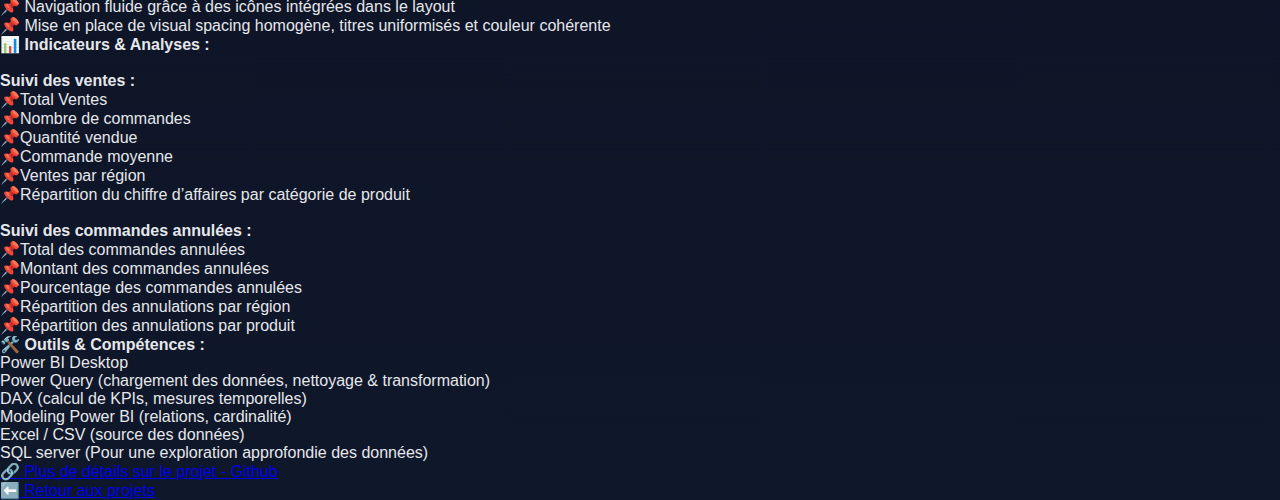
<file: suivi_ventes.html>
<!DOCTYPE html>
<html lang="fr">
<head>
  <meta charset="UTF-8" />
  <meta name="viewport" content="width=device-width, initial-scale=1.0"/>
  <title>Suivi des ventes & Analyse des commandes annulées</title>
  <link rel="stylesheet" href="style.css"/>
</head>

<body>

<!-- === HEADER UNIFIÉ === -->
<section class="header-apropos index-header">
  <img src="Ventes.png" class="banniere-img" alt="Bannière Data">
  <div class="banniere-contenu">
    <h1>📊 Suivi des ventes & Analyse des commandes annulées</h1>
    <p>Un tableau de bord complet pour piloter les ventes et optimiser la performance.</p>
  </div>

  <nav class="navbar-apropos-bas">
    <ul>
      <li><a href="index.html">Accueil</a></li>
      <li><a href="Projets_global.html">Projets</a></li>
      <li><a href="automatisations.html">Apps & Automatisations</a></li>
      <li><a href="a-propos.html">À propos</a></li>
      <li><a href="contact.html">Contact</a></li>
    </ul>
  </nav>
</section>

<!-- === CONTENU PRINCIPAL === -->
<main class="project-detail-section">

  <div class="project-detail-card">

    <h2 class="project-title">📊 Projet Power BI – Suivi des ventes & Analyse des commandes annulées</h2>

    <img src="Ventes.png"
         alt="Dashboard Tableau Analyse vente" 
         class="project-detail-img">

    <div class="project-description">

      <p>
        <strong class="gold">🎯 Objectif :</strong><br><br>
        Mettre en place un <strong>reporting complet</strong> permettant d’analyser les performances 
        commerciales d’une entreprise en offrant une vision claire et dynamique des ventes, des comportements clients, 
        des tendances temporelles et des facteurs influençant les annulations.

    
      </p>

      <p>
        <strong class="gold">⭐ Particularités du rapport:</strong><br><br>
        Première utilisation de <strong>Tableau Desktop</strong> dans un cadre professionnel.  
        Malgré les contraintes techniques initiales, construction d’un dashboard complet avec :
        KPIs personnalisés, gestion intelligente des filtres, visualisations dynamiques et storytelling visuel.

        <br>

        <ul>
          <li>📌 Interface full dark-mode pour une meilleure lisibilité</li>
          <!-- <br> -->
          <li>📌 Segmentation dynamique (statut commande, régions, dates, produits)</li>
          <li>📌 Mesures DAX personnalisées (volume, montant, taux d’annulation)</li>
          <li>📌 Navigation fluide grâce à des icônes intégrées dans le layout</li>
          <li>📌 Mise en place de visual spacing homogène, titres uniformisés et couleur cohérente</li>
        </ul>
      </p>

      <p>
        <strong class="gold">📊 Indicateurs & Analyses :</strong><br><br>

        <strong>Suivi des ventes :</strong> <br>
        <ul>
          <li>📌Total Ventes</li>
          <li>📌Nombre de commandes</li>
          <li>📌Quantité vendue</li>
          <li>📌Commande moyenne</li>
          <li>📌Ventes par région</li>
          <li>📌Répartition du chiffre d’affaires par catégorie de produit</li>
        </ul>
        <br>

        <strong>Suivi des commandes annulées :</strong><br>

        <ul>
          <li>📌Total des commandes annulées</li>
          <li>📌Montant des commandes annulées</li>
          <li>📌Pourcentage des commandes annulées</li>
          <li>📌Répartition des annulations par région</li>
          <li>📌Répartition des annulations par produit</li>
        </ul>
      </p>

      <p>
        <strong class="gold">🛠️ Outils & Compétences :</strong><br>
        
        <ul>
          <li>Power BI Desktop</li>
          <li>Power Query (chargement des données, nettoyage & transformation)</li>
          <li>DAX (calcul de KPIs, mesures temporelles)</li>
          <li>Modeling Power BI (relations, cardinalité)</li>
          <li>Excel / CSV (source des données)</li>
          <li>SQL server (Pour une exploration approfondie des données)</li>
        </ul>
      </p>

      <a href="https://github.com/200025-arch/Suivi-des-ventes-Analyse-des-commandes-annul-ees"
         target="_blank"
         class="github-button">
        🔗 Plus de détails sur le projet - Github
      </a>
    </div>

  </div>

  <div class="back-link">
    <a href="Projets_global.html">⬅️ Retour aux projets</a>
  </div>

</main>

</body>
</html>
</file>
<file: style.css>
:root {
  --bg:#0f172a;
  --card:#111827;
  --accent:#f1b72a;
  --text:#e5e7eb;
  --muted:#94a3b8;
  --radius:18px;
  --shadow:0 10px 30px rgba(0,0,0,.4);
  --font:'Inter','Segoe UI',sans-serif;
}

/* RESET */
*{box-sizing:border-box;margin:0;padding:0}
body{
  font-family:var(--font);
  background:linear-gradient(180deg,#0a0f1f,#0f172a);
  color:var(--text);
}

/* ================= HEADER ================= */
.header-apropos{
  position:relative;
  height:55vh;
  display:flex;
  justify-content:center;
  align-items:center;
  text-align:center;
  overflow:hidden;
}

.banniere-img{
  position:absolute;
  inset:0;
  width:100%;
  height:100%;
  object-fit:cover;
  filter:brightness(.25);
  z-index:0;
}

/* ================= BANNIERE ================= */
.banniere-contenu{
  position:relative;
  z-index:2;
  padding:40px 50px;
  border-radius:22px;
  background:linear-gradient(
    135deg,
    rgba(255,255,255,.08),
    rgba(255,255,255,.02)
  );
  backdrop-filter:blur(14px);
  box-shadow:
    0 0 40px rgba(241,183,42,.25),
    inset 0 0 30px rgba(255,255,255,.05);
  animation: float 6s ease-in-out infinite;
}

@keyframes float{
  0%,100%{transform:translateY(0)}
  50%{transform:translateY(-8px)}
}

.banniere-contenu h1{
  font-size:2.8rem;
  font-weight:900;
  text-shadow:
    0 0 25px rgba(241,183,42,.8),
    0 0 45px rgba(241,183,42,.3);
}

.banniere-contenu p{
  margin-top:10px;
  color:rgba(255,255,255,.9);
}

/* ================= NAVBAR ================= */
.navbar-apropos-bas{
  position:absolute;
  bottom:0;
  width:100%;
  background:rgba(15,23,42,.85);
  backdrop-filter:blur(8px);
  z-index:3;
}

.navbar-apropos-bas ul{
  max-width:1100px;
  margin:0 auto;
  display:flex;
  justify-content:space-between;
  align-items:center;
  list-style:none;
  padding:16px 30px;
  gap:40px;
}

.navbar-apropos-bas a{
  position:relative;
  color:var(--text);
  text-decoration:none;
  font-size:0.95rem;
  font-weight:500;
  padding:6px 2px;
  transition:color .3s ease, transform .3s ease;
}

.navbar-apropos-bas a::after{
  content:"";
  position:absolute;
  left:0;
  bottom:-6px;
  width:0;
  height:2px;
  background:var(--accent);
  transition:width .3s ease;
}

.navbar-apropos-bas a:hover{
  color:var(--accent);
  transform:translateY(-2px);
}

.navbar-apropos-bas a:hover::after,
.navbar-apropos-bas a.active::after{
  width:100%;
}

.navbar-apropos-bas a.active{
  color:var(--accent);
  font-weight:600;
}

/* ================= HERO ================= */
.hero{
  text-align:center;
  max-width:900px;
  margin:auto;
  padding:60px 20px;
}
.hero h2{color:var(--accent)}

/* ================= STATS ================= */
.stats{
  display:flex;
  gap:35px;
  justify-content:center;
  margin:40px 0;
  flex-wrap:wrap;
}
.stat-card{
  background:var(--card);
  padding:22px 28px;
  border-radius:16px;
  box-shadow:var(--shadow);
  text-align:center;
  position:relative;
  transform-style:preserve-3d;
}
.stat-card strong{
  font-size:1.8rem;
  color:var(--accent);
}
.stat-card span{
  font-size:.85rem;
  color:var(--muted);
}

/* ================= EXPERIENCES ================= */
.experience-section{
  max-width:1200px;
  margin:auto;
  padding:60px 30px;
}

.section-title{
  text-align:center;
  color:var(--accent);
  font-size:1.9rem;
  margin-bottom:40px;
}

.experience-grid{
  display:grid;
  gap:28px;
  grid-template-columns:repeat(auto-fit,minmax(320px,1fr));
}

.experience-card{
  background:var(--card);
  padding:26px;
  border-radius:var(--radius);
  box-shadow:var(--shadow);
  opacity:0;
  transform:translateY(40px);
  transition:transform .6s ease, box-shadow .4s ease;
  position:relative;
  transform-style:preserve-3d;
}

.experience-card.visible{
  opacity:1;
  transform:translateY(0);
}

.experience-card:hover{
  box-shadow:0 0 35px rgba(241,183,42,.35);
}

.card-glow{
  position:absolute;
  inset:0;
  border-radius:inherit;
  pointer-events:none;
}

/* ================= BUTTON ================= */
.btn-cv a{
  background:var(--accent);
  color:#1f2937;
  padding:12px 28px;
  border-radius:30px;
  font-weight:700;
  text-decoration:none;
}

/* ================================================= */
/* ============ PAGE 2 – PROJETS EN CERCLES ========= */
/* ================================================= */

/* Scope STRICT page projets */
.projects-section{
  position:relative;
  overflow:hidden;
  padding-bottom:100px;
}

/* === GRILLE INLINE (3 PAR LIGNE) === */
.projects-section .projects-bubbles{
  max-width:1400px;
  margin:0 auto;
  display:grid;
  grid-template-columns:repeat(3, 1fr);
  gap:80px 40px;
  justify-items:center;
}

/* === CARTE PROJET (INLINE, PAS BLOC) === */
.projects-section .project-bubble{
  display:inline-flex;
  flex-direction:column;
  align-items:center;
  text-align:center;

  background:none;
  box-shadow:none;
  border:none;
  transform:none;
}

/* === CERCLE IMAGE ×3 === */
.projects-section .project-bubble img{
  width:420px;
  height:420px;
  border-radius:50%;
  object-fit:cover;

  box-shadow:
    0 0 0 8px rgba(241,183,42,.25),
    0 0 70px rgba(241,183,42,.55);

  transition:
    transform .7s ease,
    box-shadow .7s ease;
}

/* Hover premium conservé */
.projects-section .project-bubble:hover img{
  transform:scale(1.08);
  box-shadow:
    0 0 0 10px rgba(241,183,42,.45),
    0 0 110px rgba(241,183,42,.85);
}

/* === TEXTE SOUS LE CERCLE === */
.projects-section .bubble-info{
  margin-top:26px;
  max-width:420px;
}

.projects-section .bubble-info h3{
  font-size:1.15rem;
  color:var(--accent);
  margin-bottom:8px;
}

.projects-section .bubble-info p{
  font-size:.9rem;
  color:var(--muted);
  margin-bottom:16px;
}

/* === BOUTON === */
.projects-section .btn-bubble{
  display:inline-block;
  padding:8px 20px;
  border-radius:22px;
  background:rgba(241,183,42,.18);
  color:var(--accent);
  font-size:.8rem;
  font-weight:600;
  text-decoration:none;
  transition:.3s ease;
}

.projects-section .btn-bubble:hover{
  background:var(--accent);
  color:#1f2937;
}

/* ================= RESPONSIVE ================= */

/* Tablette : 2 par ligne */
@media(max-width:1200px){
  .projects-section .projects-bubbles{
    grid-template-columns:repeat(2, 1fr);
  }

  .projects-section .project-bubble img{
    width:340px;
    height:340px;
  }
}

/* Mobile : 1 par ligne */
@media(max-width:700px){
  .projects-section .projects-bubbles{
    grid-template-columns:1fr;
  }

  .projects-section .project-bubble img{
    width:260px;
    height:260px;
  }
}

/* ================================================= */
/* ===== PAGE 3 – AUTOMATISATIONS (RENDUS PREMIUM) == */
/* ================================================= */

.automations-section{
  position:relative;
  overflow:hidden;
  padding-bottom:120px;
}

/* Grille verticale propre */
.automation-grid{
  max-width:1200px;
  margin:0 auto;
  display:flex;
  flex-direction:column;
  gap:60px;
}

/* Carte automation : vrai socle visuel */
.automations-section .automation-card{
  position:relative;
  display:flex;
  gap:40px;
  align-items:center;

  background:linear-gradient(
    145deg,
    rgba(255,255,255,.06),
    rgba(255,255,255,.015)
  );
  backdrop-filter:blur(14px);

  padding:40px;
  border-radius:26px;
  box-shadow:var(--shadow);

  transition:
    transform .6s ease,
    box-shadow .6s ease;
}

/* Hover premium clair */
.automations-section .automation-card:hover{
  transform:translateY(-10px);
  box-shadow:
    0 0 45px rgba(241,183,42,.35),
    inset 0 0 25px rgba(255,255,255,.04);
}

/* Image bien mise en valeur */
.automations-section .automation-card img{
  width:220px;
  height:auto;
  border-radius:18px;
  box-shadow:0 0 30px rgba(0,0,0,.45);
  flex-shrink:0;
}

/* Contenu */
.automation-content h2{
  color:var(--accent);
  margin-bottom:10px;
}

.automation-content p{
  color:var(--muted);
  font-size:.95rem;
}

/* Bouton cohérent site */
.btn-primary{
  display:inline-block;
  padding:10px 22px;
  border-radius:24px;
  background:rgba(241,183,42,.18);
  color:var(--accent);
  font-weight:600;
  text-decoration:none;
  transition:.3s ease;
}

.btn-primary:hover{
  background:var(--accent);
  color:#1f2937;
}

@keyframes driftX {
  0%   { transform: translateX(0); }
  50%  { transform: translateX(var(--drift)); }
  100% { transform: translateX(0); }
}

/* Base : animation inactive tant que JS n’a pas injecté les variables */
.automations-section .automation-card{
  --drift: 0px;
}

/* ================= PARTICULES ================= */

.automations-section .raindrop{
  position:absolute;
  background:rgba(241,183,42,.6);
  border-radius:50%;
  filter:blur(1px);
  opacity:.25;
  animation: fall linear infinite;
}

.automations-section .white-bubble{
  position:absolute;
  background:rgba(255,255,255,.7);
  border-radius:50%;
  filter:blur(2px);
  opacity:.2;
  animation: floatBubble ease-in-out infinite;
}

/* ================= RESPONSIVE ================= */

@media(max-width:900px){
  .automations-section .automation-card{
    flex-direction:column;
    text-align:center;
  }

  .automations-section .automation-card img{
    width:180px;
  }
}
</file>
